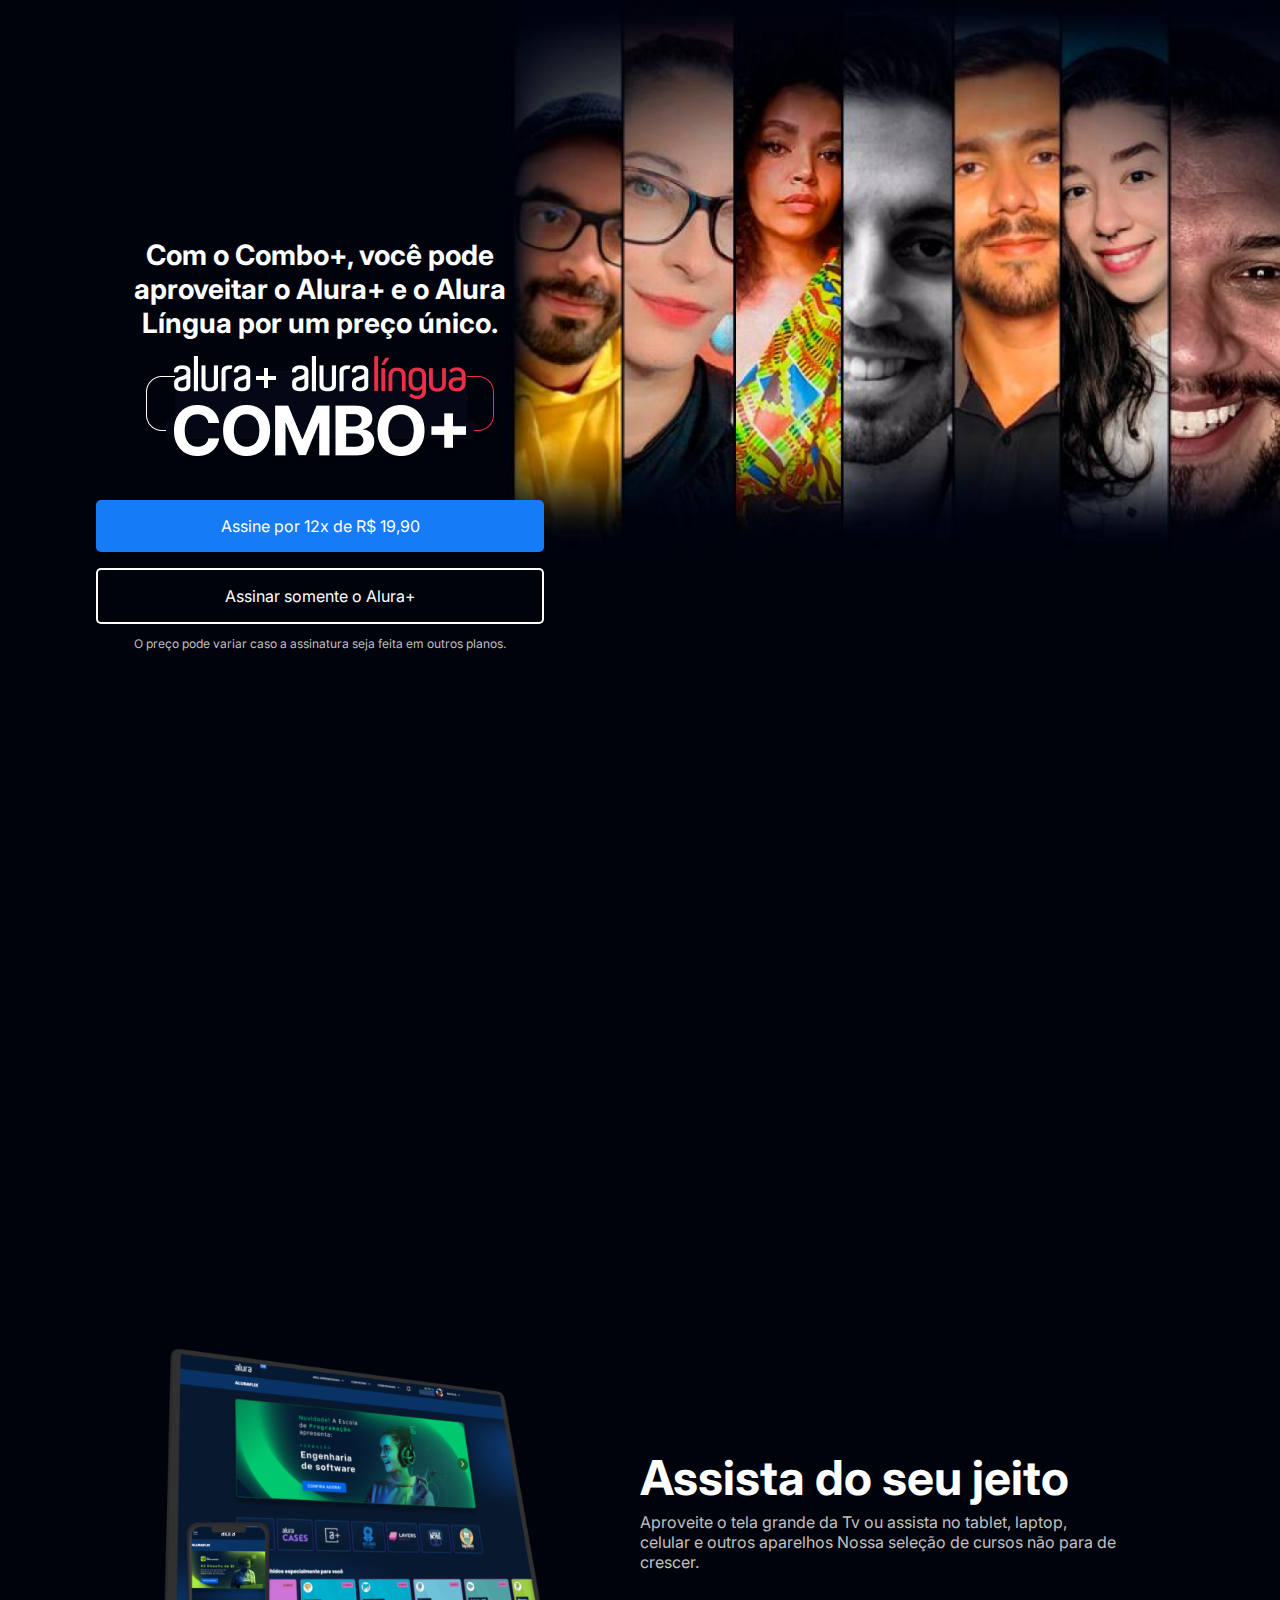
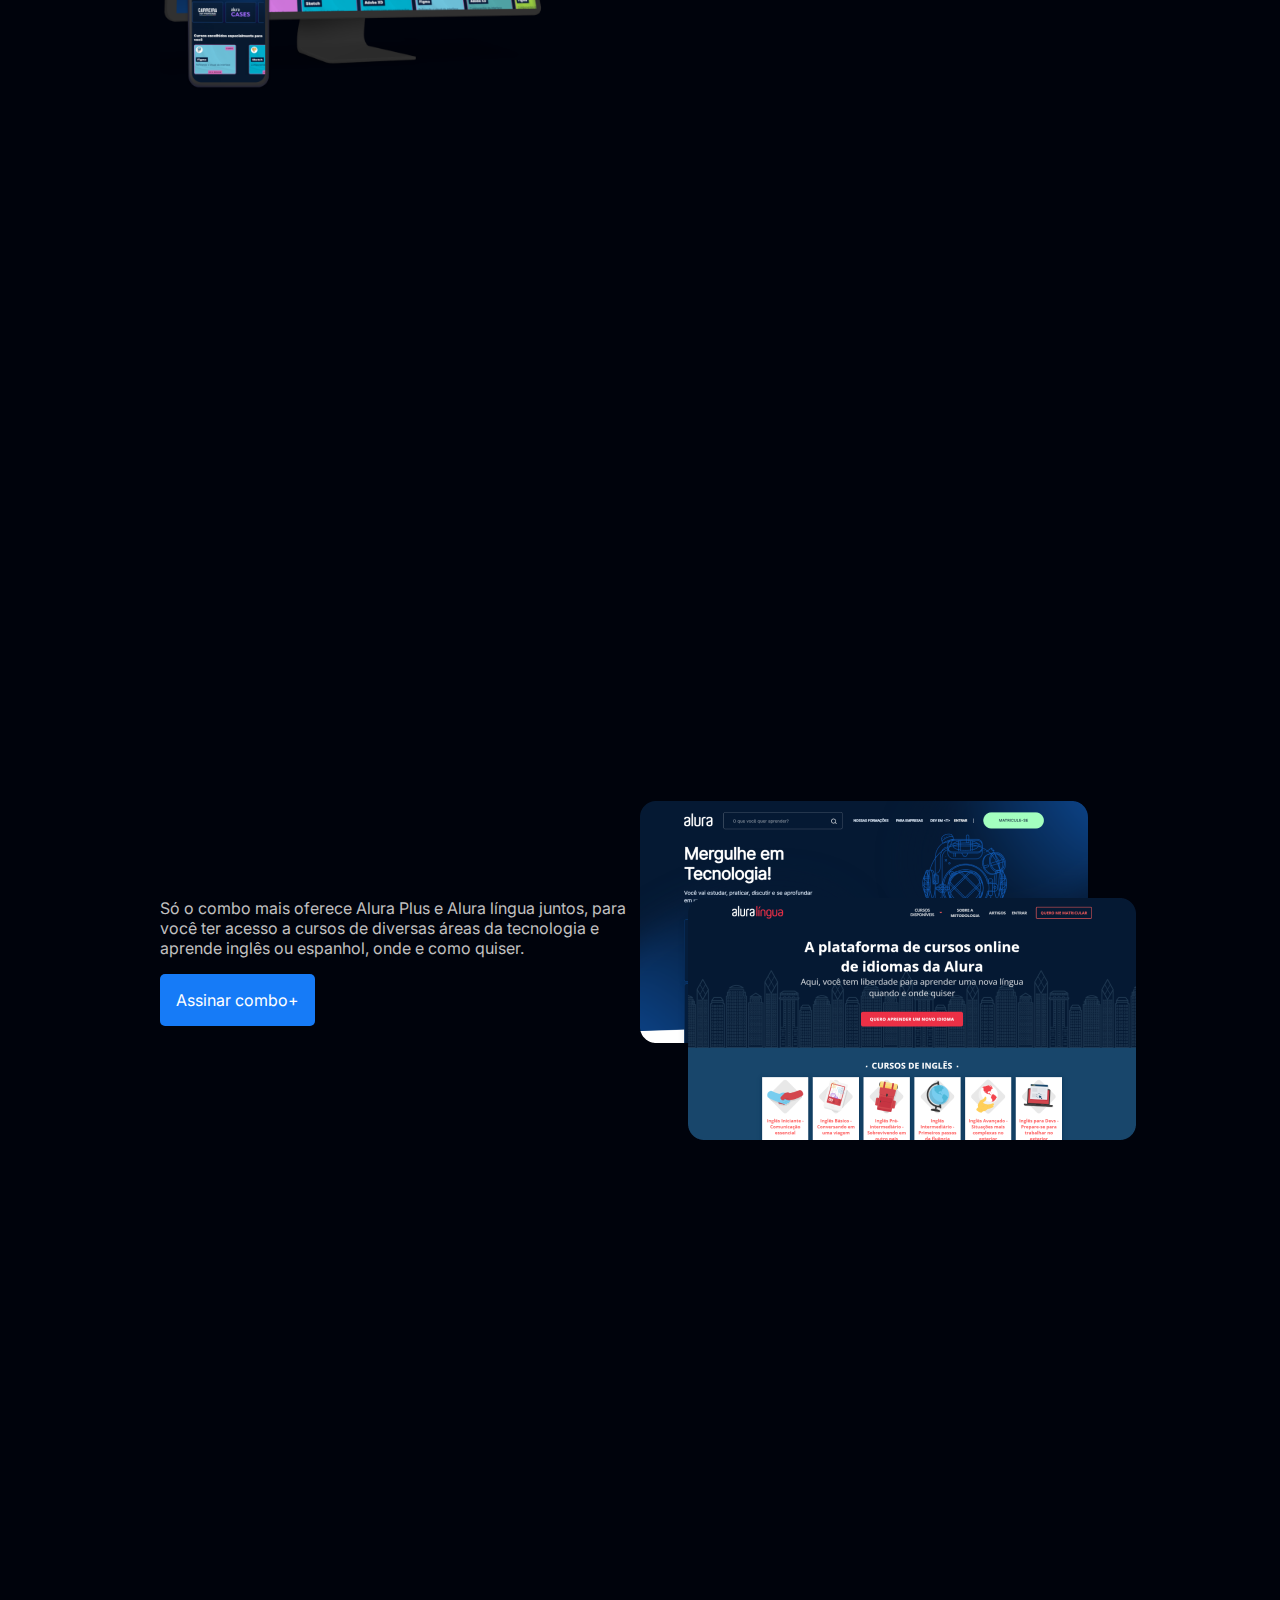
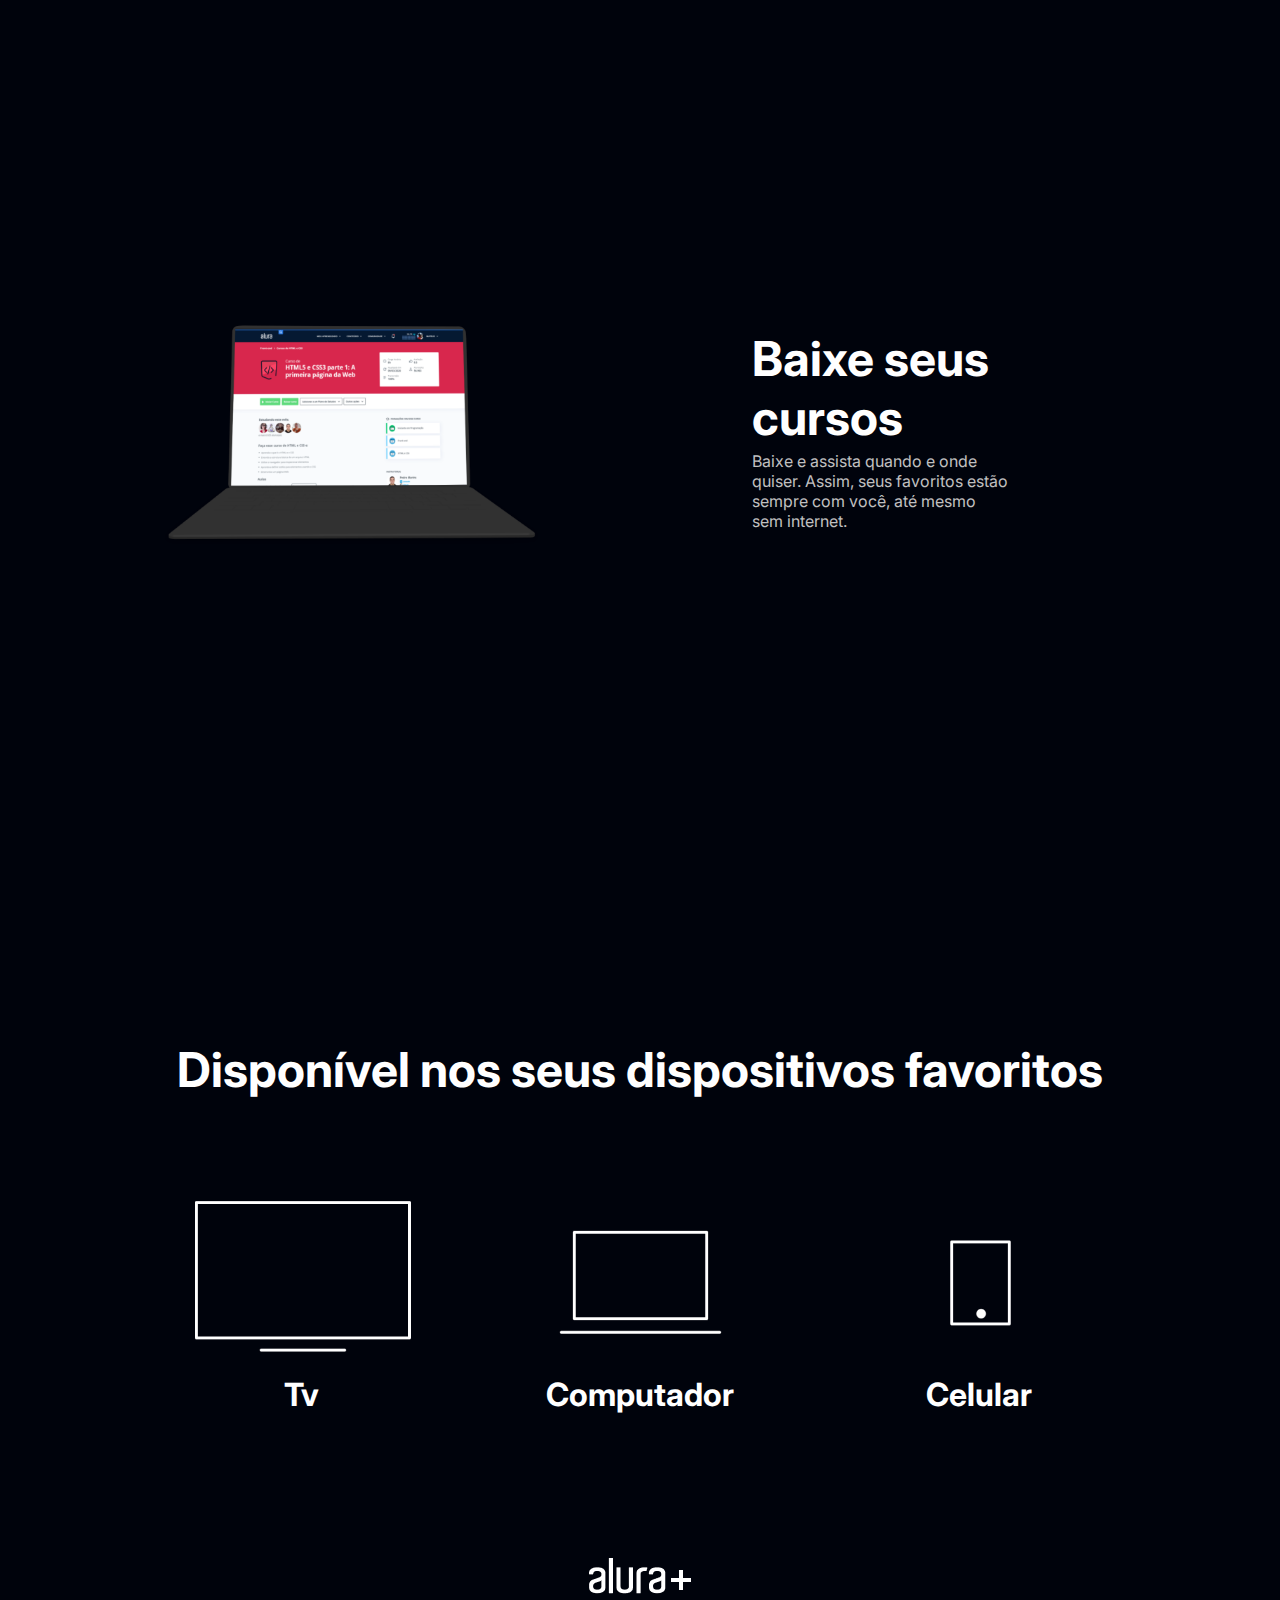
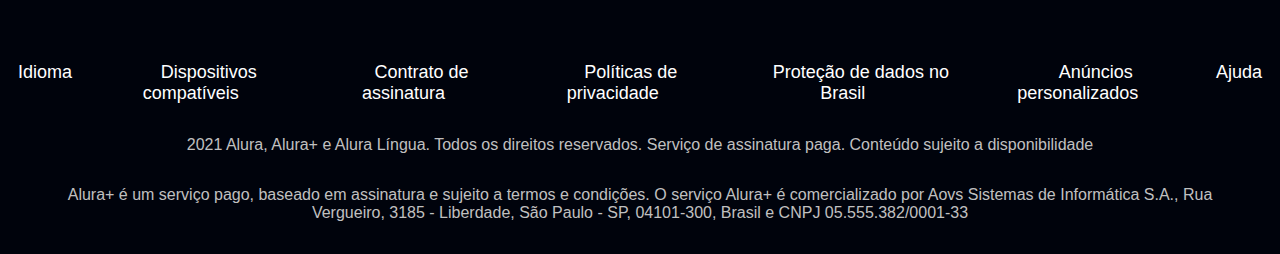
<file: index.html>
<!DOCTYPE html>
<html lang="en">
<head>
    <meta charset="UTF-8">
    <meta name="viewport" content="width=device-width, initial-scale=1.0">
    <title>Alura Plus</title>
    <link rel="stylesheet" href="style.css">
    <link rel="preconnect" href="https://fonts.googleapis.com">
    <link rel="preconnect" href="https://fonts.gstatic.com" crossorigin>
    <link href="https://fonts.googleapis.com/css2?family=Inter:wght@100..900&display=swap" rel="stylesheet">
</head>
    <body>
        <section class=" container principal">
            <div class="container__caixa">
                <h1 class="container__titulo">Com o Combo+, você pode aproveitar o Alura+ e o Alura Língua por um preço único.</h1>
                <img src="img/Combo.png" alt="Com o Combo+, você pode aproveitar o Alura+ e o Alura Língua" class="container__imagem">
                <a href="www.alura.com.br" class="container__botao">Assine por 12x de R$ 19,90</a>
                <a href="www.alura.com.br" class="container_ botao botao_secundario">Assinar somente o Alura+</a>
                <p class="container__aviso">O preço pode variar caso a assinatura seja feita em outros planos.</p>
            </div>
        </section>
        <section class="container secundario">
            <img src="img/Plataformas.png" alt="Um monitor e um celular aberto" class="segundario__imagem">
            <div class="container__descricao">
                <h2 class="descricao__titulo">Assista do seu jeito</h2>
                <p class="descricao__subtitulo">Aproveite o tela grande da Tv ou assista no tablet, laptop, celular e outros aparelhos
                Nossa seleção de cursos não para de crescer.
                </p>
            </div>
        </section>
        <section class="container secundario">
            <div class="container__descricao">
                <p class="descricao__subtitulo">Só o combo mais oferece Alura Plus e Alura língua juntos, para você ter acesso a cursos 
                    de diversas áreas da tecnologia e aprende inglês ou espanhol, onde e como quiser.</p>
                <a href="www.alura.com.br" class="container__botao secundario__botao">Assinar combo+</a>
            </div>
            <img src="img/Telas.png" alt="Duas telas sobre a plataforma" class="secundario__imagem">
        </section>
        <section class="container secundario">
            <img src="img/Notebook.png" alt="Notebook aberto na alura" class="segundario__imagem">
            <div class="container__descricao__not">
                <h2 class="descricao__titulo">Baixe seus cursos</h2>
                <p class="descricao__subtitulo">Baixe e assista quando e onde quiser. Assim, seus favoritos estão sempre com você, até mesmo sem internet.</p>
            </div>
        </section>
        <section class="dispositivos">
            <h2 class="dispositivo__titulo">Disponível nos seus dispositivos favoritos</h2>
            <ul class="dispositivos__lista">
                <li>
                    <img src="img/tv.png" alt="Imagem tv">
                    <h3 class="lista__item">Tv</h3>
                </li>
                <li>
                    <img src="img/computador.png" alt="Imagem computador">
                    <h3 class="lista__item">Computador</h3>
                </li>
                <li>
                    <img src="img/celular.png" alt="Imagem celular">
                    <h3 class="lista__item">Celular</h3>
                </li>
                    
            
            </ul>
        </section>
        <footer class="rodape">
            <img src="img/Logo.png" alt="alura+" class="logo__rodape">
            <ul class="rodape__lista">
                <li class="lista__link">
                    <a href="#">Idioma</a>
                </li>
                <li class="lista__link">
                    <a href="#">Dispositivos compatíveis</a>
                </li>
                <li class="lista__link">
                    <a href="#">Contrato de assinatura</a>
                </li>
                <li class="lista__link">
                    <a href="#">Políticas de privacidade</a>
                </li>
                <li class="lista__link">
                    <a href="#">Proteção de dados no Brasil</a>
                </li>
                <li class="lista__link">
                    <a href="#">Anúncios personalizados</a>
                </li>
                <li class="lista__link">
                    <a href="#">Ajuda</a>
                </li>
            </ul>
            <p class="rodape__texto">2021 Alura, Alura+ e Alura Língua. Todos os direitos reservados. Serviço de
            assinatura paga. Conteúdo sujeito a disponibilidade</p>
            <p class="rodape__texto">Alura+ é um serviço pago, baseado em assinatura e sujeito a termos e condições. O
                serviço Alura+ é comercializado por Aovs Sistemas de Informática S.A., Rua Vergueiro, 3185 - Liberdade, São
                Paulo - SP, 04101-300, Brasil e CNPJ 05.555.382/0001-33</p>
        </footer>
    </body>
</html>
</file>
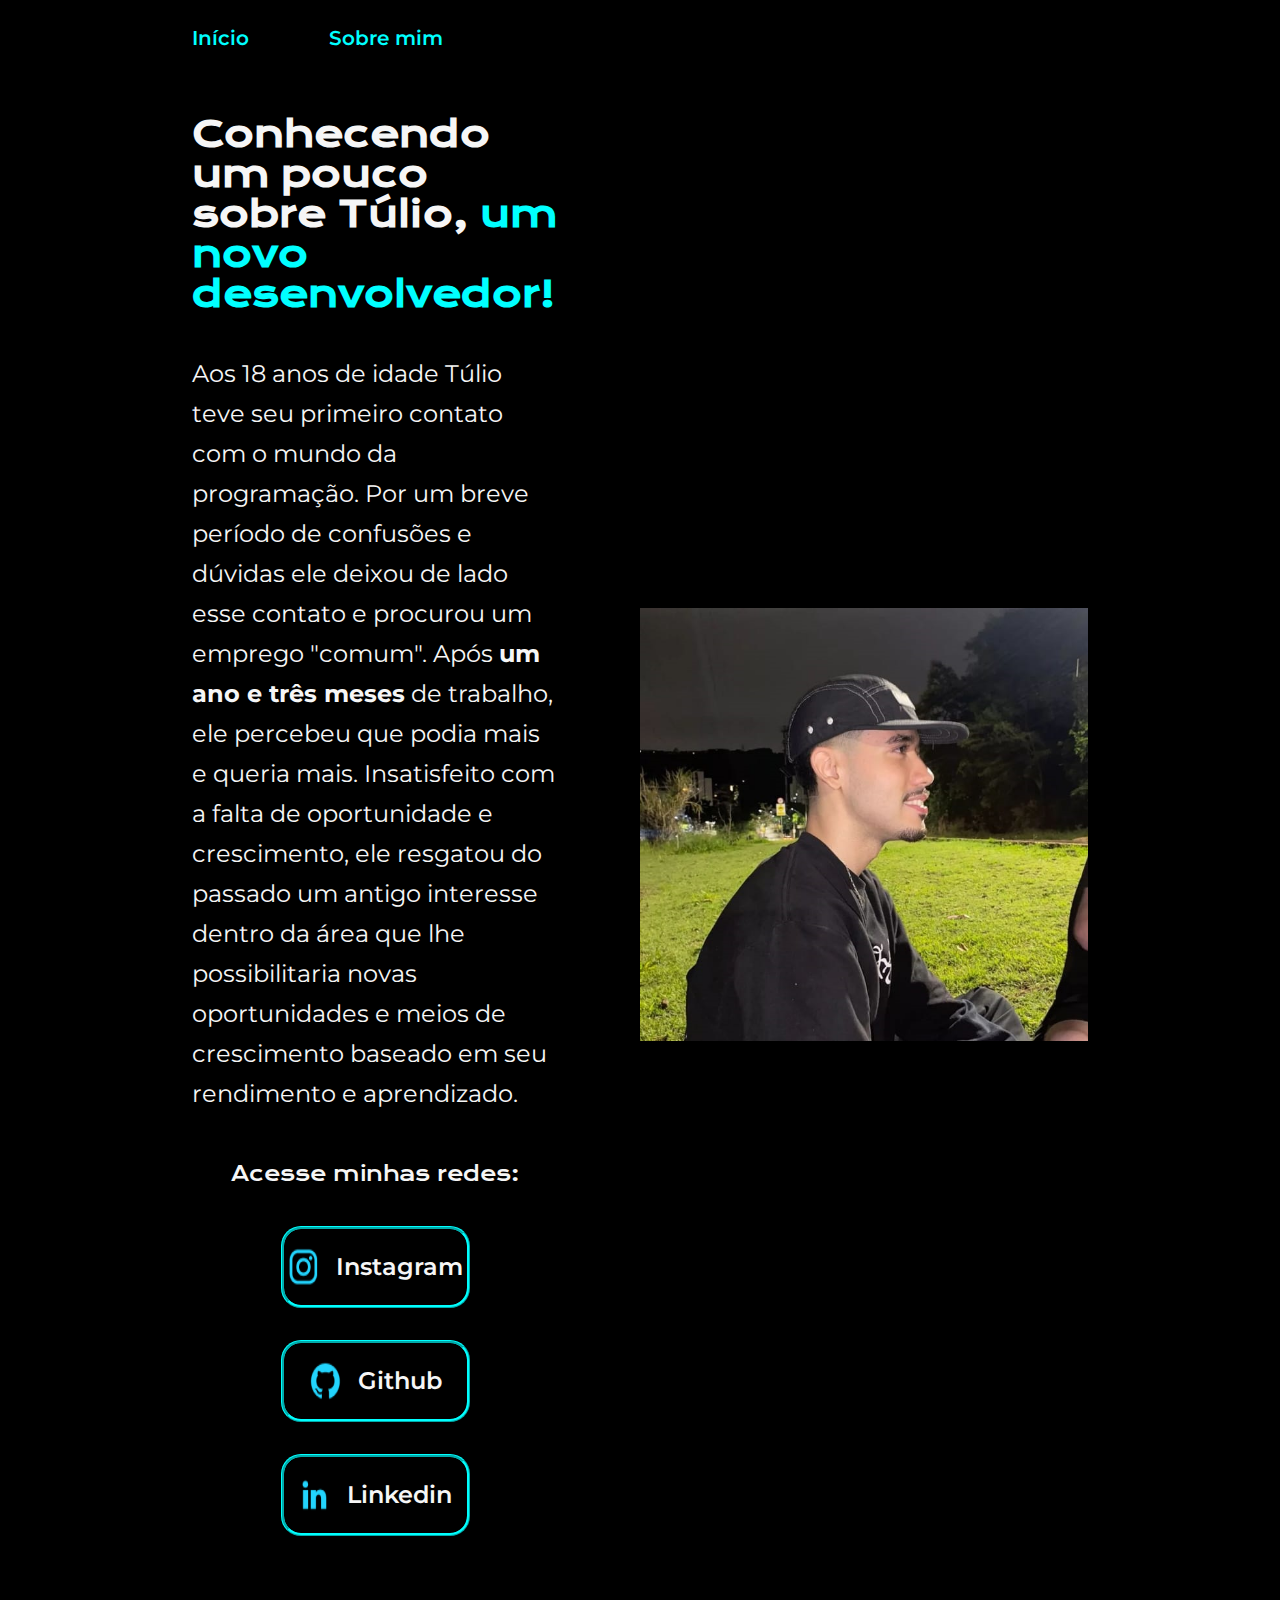
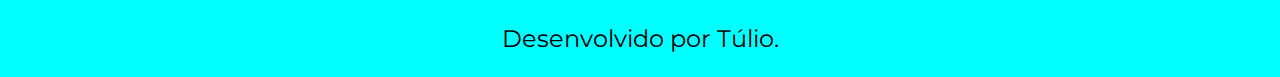
<file: PORTIFOLIO/index.html>
<!DOCTYPE html>
<html lang="pt-br">
<head>
    <meta charset="UTF-8">
    <meta name="viewport" content="width=device-width, initial-scale=1.0">
    <title>Portifólio</title>
    <link rel="stylesheet" href="styles/style.css">
</head>
<body>
    <header class="cabecalho">
        <nav class="cabecalho__menu">
            <a class="cabecalho__menu__link" href="index.html">Início</a>
            <a class="cabecalho__menu__link" href="about.html">Sobre mim</a>
        </nav>
    </header>
    <main class="apresentacao-conteudo">
        <section class="apresentacao-conteudo__interno">
            <h1 class="apresentacao-conteudo__titulo">Conhecendo um pouco sobre Túlio,
            <strong class="titulo-destaque">um novo desenvolvedor!</strong>
            </h1>
            <p class="apresentacao-conteudo__texto">Aos 18 anos de idade Túlio teve seu primeiro contato com o mundo da
            programação. Por um breve período de confusões e dúvidas ele deixou
            de lado esse contato e procurou um emprego "comum". Após <strong>um ano
            e três meses</strong> de trabalho, ele percebeu que podia mais e queria mais.
            Insatisfeito com a falta de oportunidade e crescimento, ele resgatou
            do passado um antigo interesse dentro da área que lhe possibilitaria
            novas oportunidades e meios de crescimento baseado em seu rendimento 
            e aprendizado.
            </p>
            <div class="apresentacao__links">
                <h2 class="apresentacao__links__subtitulo">Acesse minhas redes:</h2>
                <a class="apresentacao__sites" href="https://www.instagram.com/trbolteri/">
                    <img src="assets/instagram.png">
                    Instagram
                </a>
                <a class="apresentacao__sites" href="https://github.com/trbolteri">
                    <img src="assets/github.png">
                    Github
                </a>
                <a class="apresentacao__sites"  href="https://www.linkedin.com/in/t%C3%BAlio-bolteri-06329a255/"> 
                    <img src="assets/linkedin.png"> 
                    Linkedin
                </a>
                 
            </div>
        </section>
        <img class="apresentacao__imagem" src="assets/street tulin.jpg" alt= "Foto ilustrativa Túlio">
    </main>
    <footer class="rodape">
        <p>Desenvolvido por Túlio.</p>
    </footer>
</body>
</html>
</file>
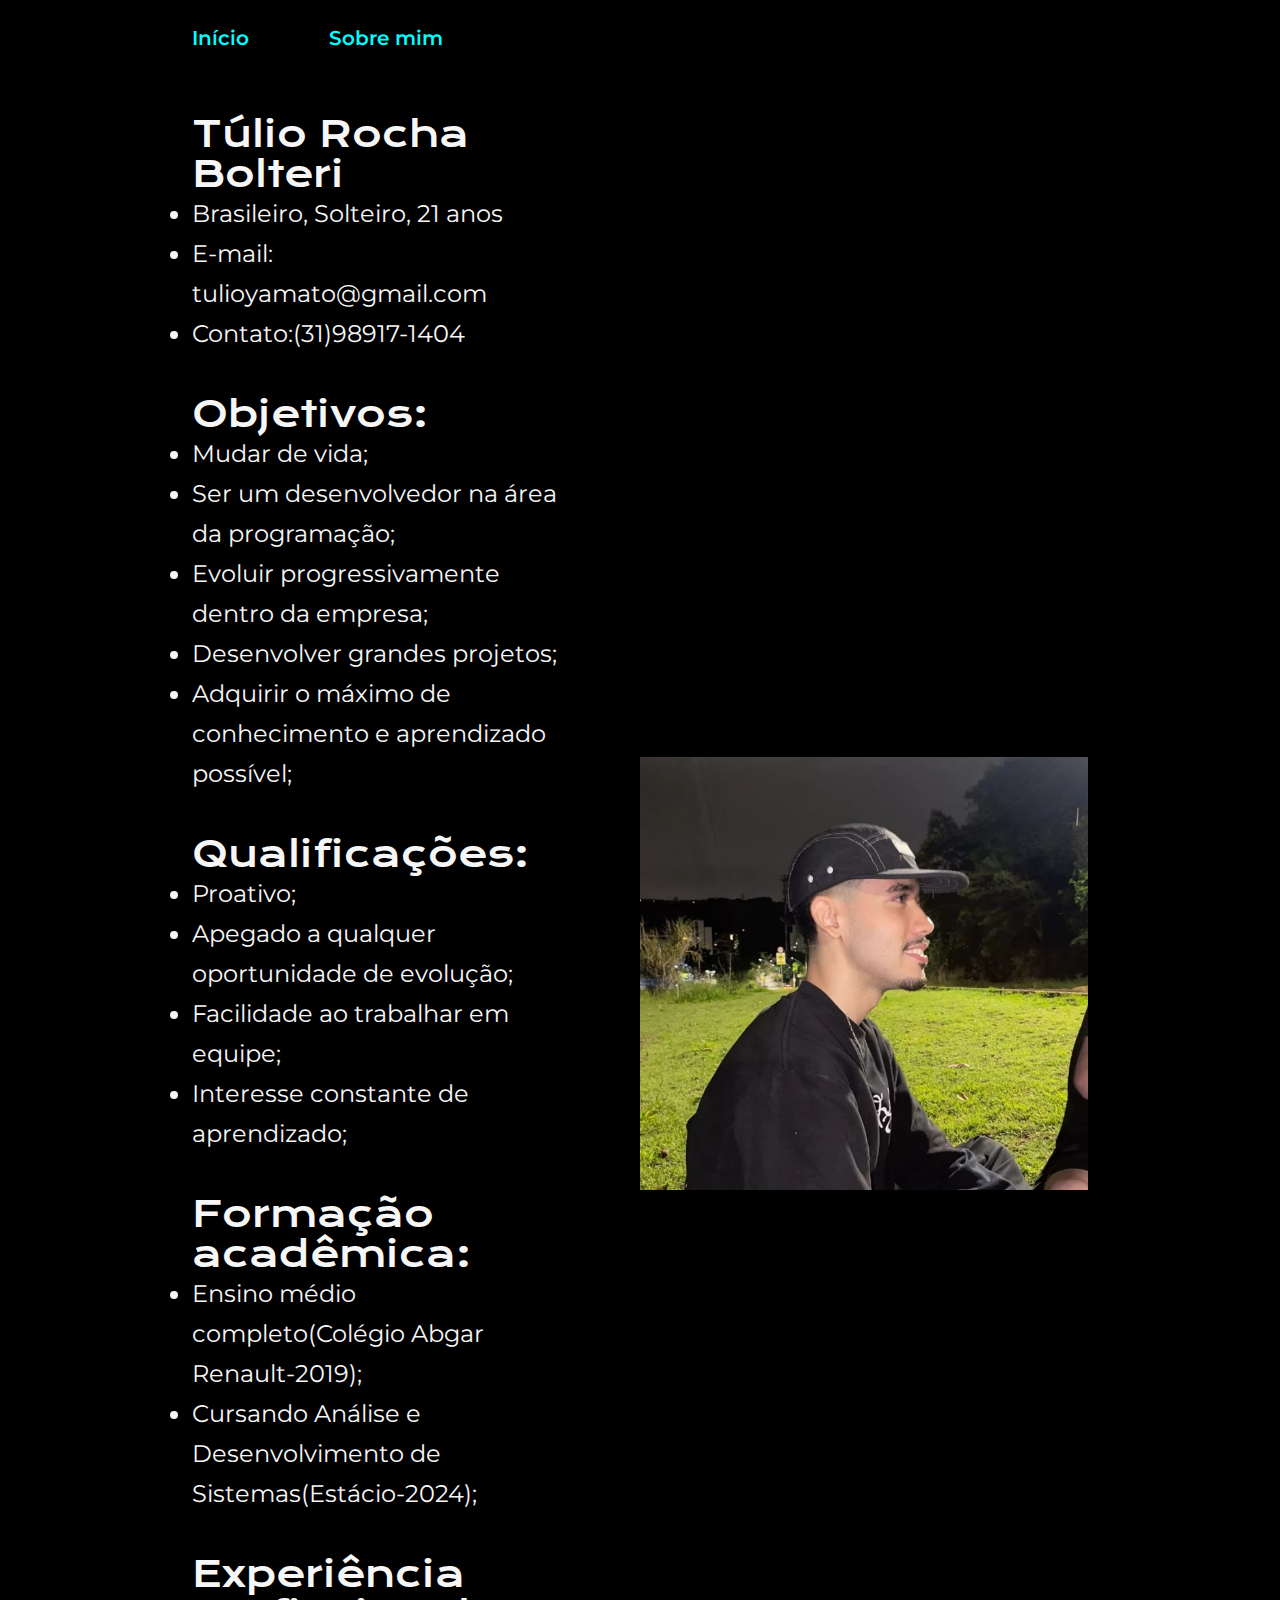
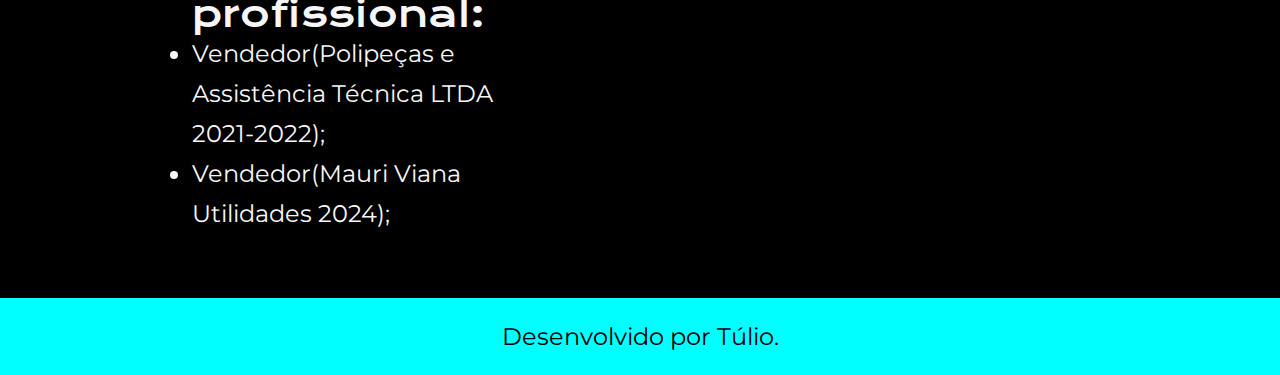
<file: PORTIFOLIO/about.html>
<!DOCTYPE html>
<html lang="en">
<head>
    <meta charset="UTF-8">
    <meta name="viewport" content="width=device-width, initial-scale=1.0">
    <title>Sobre mim</title>
    <link rel="stylesheet" href="styles/style.css">
</head>
<body>
    <header class="cabecalho">
        <nav class="cabecalho__menu">
            <a class="cabecalho__menu__link" href="index.html">Início</a>
            <a class="cabecalho__menu__link" href="about.html">Sobre mim</a>
        </nav>
    </header>
    <main class="apresentacao-conteudo">
        <section class="apresentacao-conteudo__interno">
            <ul class="apresentacao-conteudo__titulo">Túlio Rocha Bolteri
                <li class="apresentacao-conteudo__texto"> Brasileiro, Solteiro, 21 anos</li>
                <li class="apresentacao-conteudo__texto">E-mail: tulioyamato@gmail.com</li>
                <li class="apresentacao-conteudo__texto">Contato:(31)98917-1404</li>
            </ul>
            <ul class="apresentacao-conteudo__titulo">    
                Objetivos:
                <li class="apresentacao-conteudo__texto">Mudar de vida;</li>
                <li class="apresentacao-conteudo__texto">Ser um desenvolvedor na área da programação;</li>
                <li class="apresentacao-conteudo__texto"> Evoluir progressivamente dentro da empresa;</li>
                <li class="apresentacao-conteudo__texto">Desenvolver grandes projetos;</li>
                <li class="apresentacao-conteudo__texto">Adquirir o máximo de conhecimento e aprendizado possível;
            </ul>
            <ul class="apresentacao-conteudo__titulo">Qualificações:
                <li class="apresentacao-conteudo__texto">Proativo;</li> 
                <li class="apresentacao-conteudo__texto">Apegado a qualquer oportunidade de evolução;</li>
                <li class="apresentacao-conteudo__texto">Facilidade ao trabalhar em equipe;</li>
                <li class="apresentacao-conteudo__texto">Interesse constante de aprendizado;</li>
            </ul>
            <ul class="apresentacao-conteudo__titulo"> Formação acadêmica: 
                <li class="apresentacao-conteudo__texto">Ensino médio completo(Colégio Abgar Renault-2019);</li>
                <li class="apresentacao-conteudo__texto">Cursando Análise e Desenvolvimento de Sistemas(Estácio-2024);</li>  
            </ul>
            <ul class="apresentacao-conteudo__titulo"> Experiência profissional:
                <li class="apresentacao-conteudo__texto">Vendedor(Polipeças e Assistência Técnica LTDA 2021-2022);</li>
                <li class="apresentacao-conteudo__texto">Vendedor(Mauri Viana Utilidades 2024);</li>
            </ul>
        </section>
        <img class="apresentacao__imagem" src="assets/street tulin.jpg" alt= "Foto ilustrativa Túlio">
    </main>
    <footer class="rodape">
        <p>Desenvolvido por Túlio.</p>
    </footer>
</body>
</html>
</file>
<file: style.css>
:root {
    --branco-principal: #FFFFFF;
    --cinza-secundario: #C0C0C0;
    --botao--azul: #167BF7;
    --cor-de-fundo: #00030C;
    --fonte-principal: 'Inter';
}

body {
    background-color: var(--cor-de-fundo);
    color: var(--branco-principal);
    font-family: var(--fonte-principal);
    font-size: 16px;
    font-weight: 400;
}

*{
    margin:0;
    padding: 0;
}

.principal{
    background-image: url(img/Background.png);
    background-repeat: no-repeat;
    background-size: contain;
    align-items: center;
    text-align: center;
}

.container__caixa{
    margin: 0 6em;

}

.container__titulo{
    font-size: 28px;
    font-weight: 700;
}

.container__imagem{
    margin: 1em 0 2em 0;
}

.container {
    height: 100vh;
    display: grid;
    grid-template-columns: 50% 50%;
}

.container__botao{
    background-color: var(--botao--azul);
    border-radius: 5px;
    padding: 1em;
    color:var(--branco-principal);
    text-decoration: none;
    margin-bottom: 1em;
    display:block;
    
    
}

.botao_secundario{
    background-color: transparent;
    color: var(--branco-principal);
    border-radius: 5px;
    text-decoration: none;
    display:block;
    gap: 10%;
    border: 2px solid var(--branco-principal);
    padding: 1em;
    
}

.container__aviso{
    font-size: 12px;
    color: var(--cinza-secundario);
    margin: 1em;

}

.secundario{
    align-items: center;
    margin: 10em;
}

.segundario__imagem{
    width: 80%;
}

.descricao__titulo{
    font-weight: 700;
    font-size: 48px;
    color: var(--branco-principal);
    margin-bottom: 0.1em;
}

.descricao__subtitulo{
    color: var(--cinza-secundario);
}

.secundario__botao{
    display: inline-block;
    margin-top: 1em;
}

.container__descricao__not{
    align-items: center;
    margin-top: 1em;
    margin: 7em;
}   

.dispositivos__lista{
    display:flex;
    justify-content: center;
    list-style-type: none;
    margin: 5em 0;
}

.dispositivos{
    text-align: center;
}

.dispositivo__titulo{
    font-size: 48px;

}

.lista__item{
    font-size: 32px;
    color:var(--branco-principal);

}

.rodape{
    text-align: center;
    color: var(--branco-principal);
    font: 1em sans-serif;
    text-decoration:none;
}

.rodape__lista{
    display: flex;
    list-style-type: none;
    justify-content: space-evenly;
    font-size: 18px;
   
}

.lista__link a{
    color: var(--branco-principal);
    margin: 1em;
    text-decoration:none;
}

.logo__rodape{
    margin: 4em;
    height:4vh;
    
}

.rodape__texto{
    margin: 2em;
    color: var(--cinza-secundario);
}

.lista__link a:hover {
    color: var(--botao--azul);
}
</file>
<file: PORTIFOLIO/styles/style.css>
@import url('https://fonts.googleapis.com/css2?family=Krona+One&family=Montserrat:wght@400;600&family=Sigmar+One&display=swap');

:root {
    --cor-primaria:#000000;
    --cor-secundaria:#f6f6f6;
    --cor-terciaria:#00ffff;
    --cor-hover:#272727;
    
    --fonte-principal: "Krona One", sans-serif;
    --fonte-secundaria: "Montserrat", sans-serif;
}

* {
    margin: 0;
    padding: 0;
}

body {
    /* height: 100vh; */
    box-sizing: border-box;
    background-color: var(--cor-primaria);
    color: var(--cor-secundaria);
}

.titulo-destaque {
    color:var(--cor-terciaria);
}

.cabecalho {
    padding: 2% 0  0 15%;
}

.cabecalho__menu {
    display:flex;
    gap:80px;

}

.cabecalho__menu__link {
    font-size: 1.25rem;
    font-family: var(--fonte-secundaria);
    font-weight: 600;
    text-align: center;
    color: var(--cor-terciaria);
    text-decoration: none;
}

.apresentacao-conteudo {
    padding: 5% 15%;
    display: flex;
    align-items:center;
    justify-content: space-between;
    gap:82px;
    line-height:40px;

    }
    
.apresentacao-conteudo__interno {
    width: 50%;
    display: flex;
    flex-direction: column;
    gap: 40px;
}

.apresentacao-conteudo__titulo {
    font-size: 2.25rem;
    font-family:var(--fonte-principal);

}

.apresentacao-conteudo__texto {
    font-size: 1.5rem;
    font-family: var(--fonte-secundaria);
}

.apresentacao__links {
    display: flex;
    flex-direction: column;
    justify-content: space-between;
    align-items: center;
    gap:32px;
}

.apresentacao__links__subtitulo {
    font-size: 1.25rem;
    font-family: var(--fonte-principal);
    font-weight: 400 ;
}

.apresentacao__sites {
    /*background-color:#09EB59; */
    display: flex;
    justify-content: center;
    gap: 16px;
    border: 3px ridge var(--cor-terciaria);
    width: 50%;
    text-align: center;
    border-radius: 20px;
    font-size: 1.5rem;
    font-family: var(--fonte-secundaria);
    font-weight:600;
    padding: 18px 0;
    text-decoration: none;
    color:var(--cor-secundaria);
}

.apresentacao__sites:hover {
    background-color: var(--cor-hover) ;
}

.apresentacao__imagem{
    width: 50%;
}

.rodape {
    padding:24px;
    text-align: center;
    font-family: var(--fonte-secundaria);
    font-size: 1.5rem;
    font-weight: 400;
    color:var(--cor-primaria);
    background-color:var(--cor-terciaria);
}

@media (max-width:1200px) {
    .cabecalho {
        padding: 10%;
    }

    .cabecalho__menu{
        justify-content: center;
    }
    
    .apresentacao-conteudo {
        flex-direction: column-reverse;
        padding: 5%;
    }

    .apresentacao-conteudo__interno{
        width: auto;
    }
}
</file>
